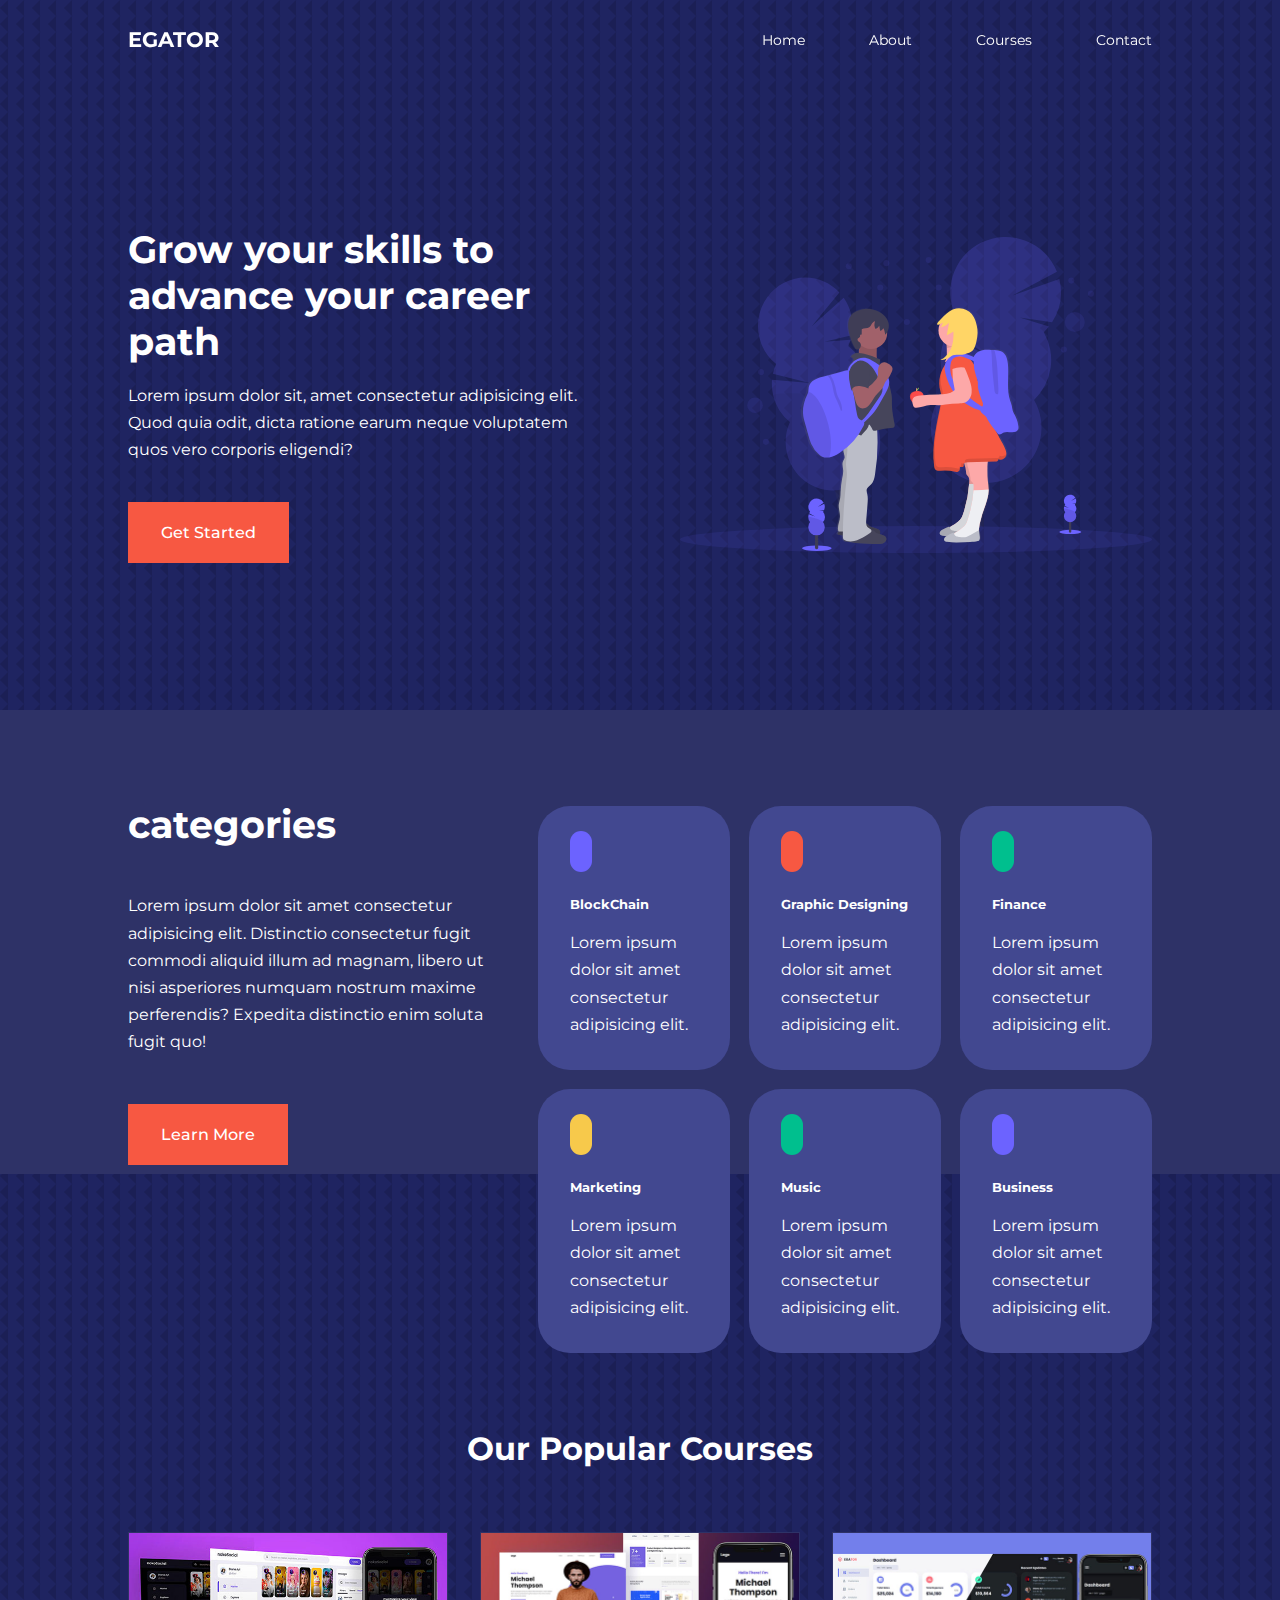
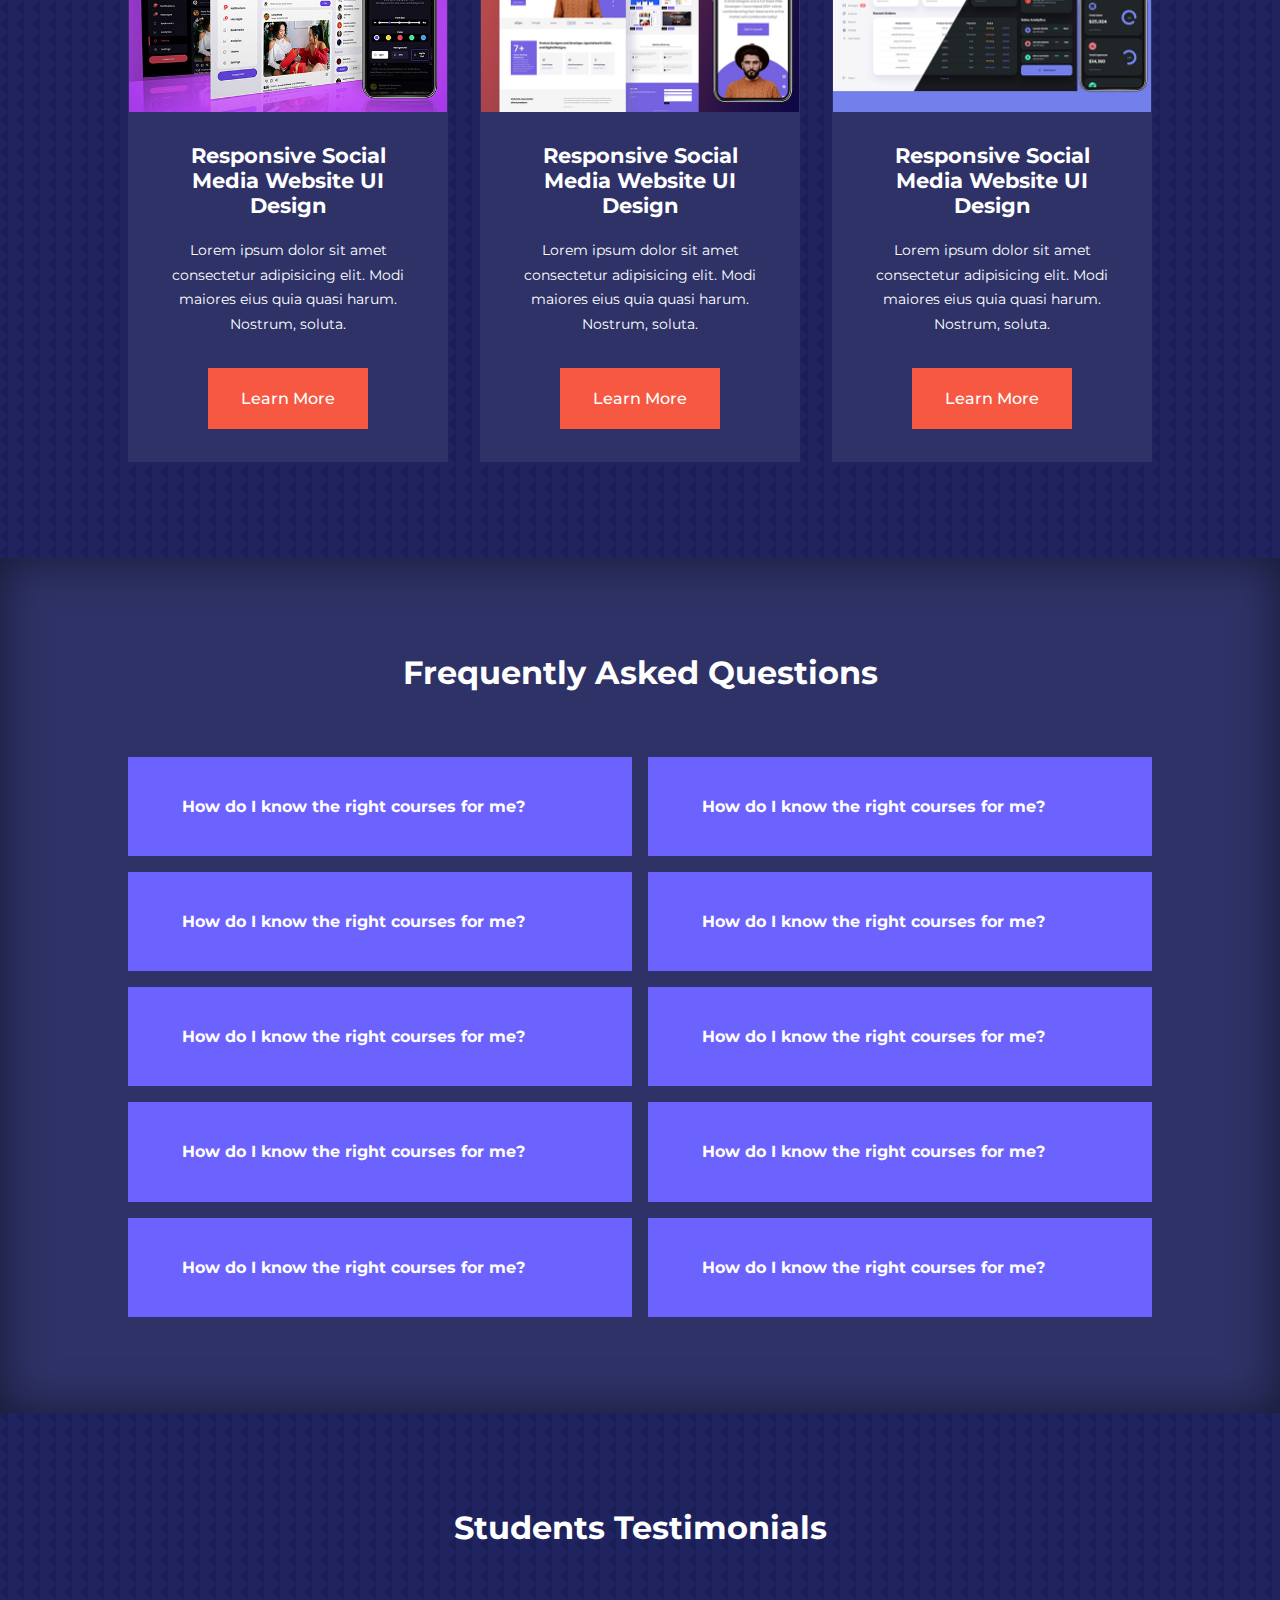
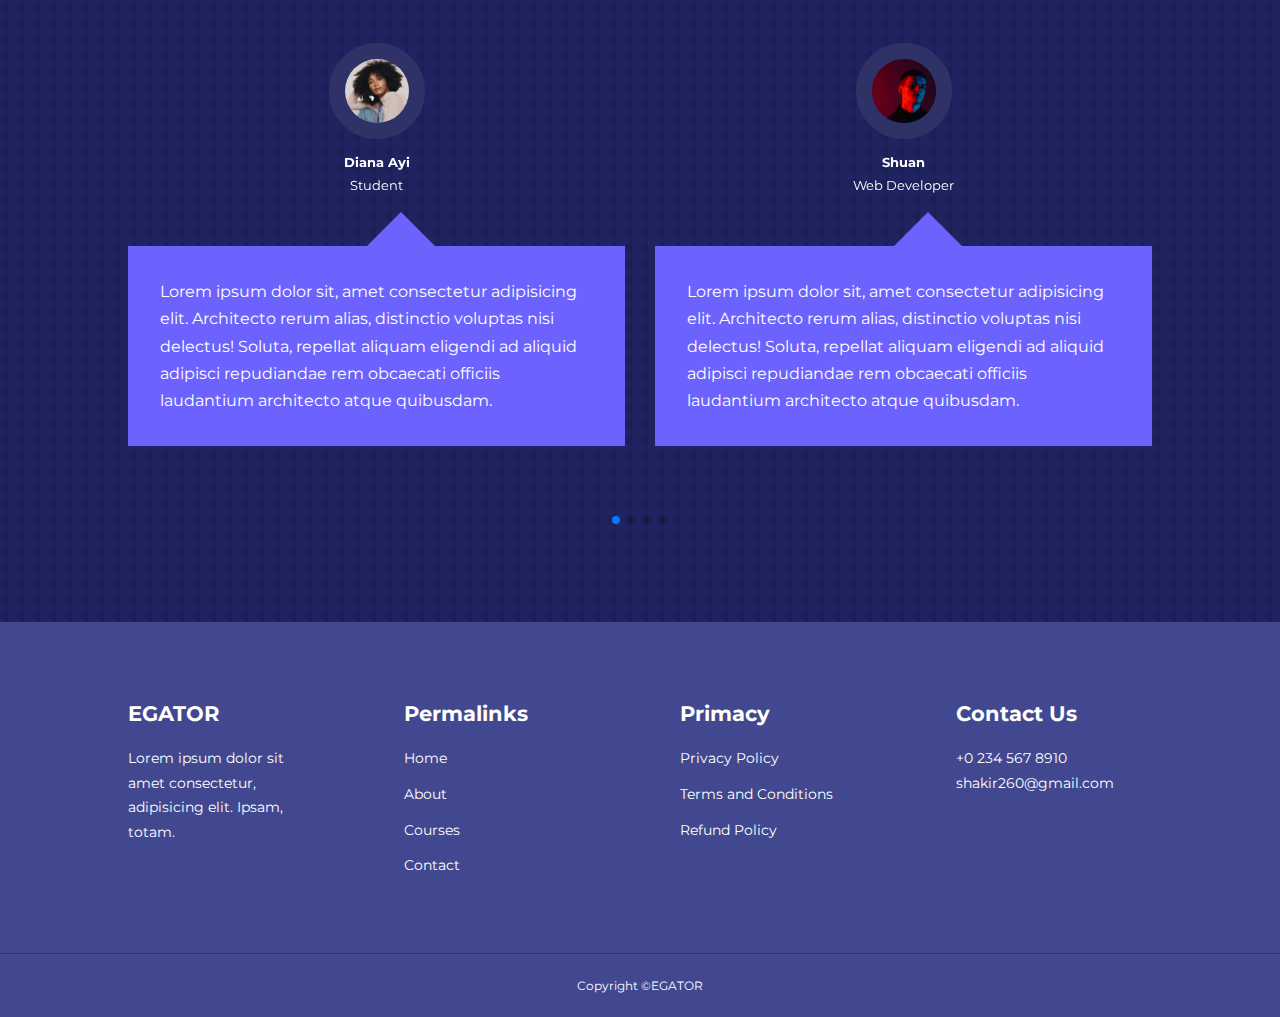
<file: education/index.html>
<!DOCTYPE html>
<html lang="en">
  <head>
    <meta charset="UTF-8" />
    <meta http-equiv="X-UA-Compatible" content="IE=edge" />
    <meta name="viewport" content="width=device-width, initial-scale=1.0" />
    <title>Education Website</title>

    <link rel="stylesheet" href="./css/style.css" />
    <!--iconscout-->
    <link
      rel="stylesheet"
      href="https://unicons.iconscout.com/release/v2.1.6/css/unicons.css"
    />

    <!--google font montserrat-->
    <link rel="preconnect" href="https://fonts.googleapis.com" />
    <link rel="preconnect" href="https://fonts.gstatic.com" crossorigin />
    <link
      href="https://fonts.googleapis.com/css2?family=Montserrat:wght@300;400;500;600;700;800;900&display=swap"
      rel="stylesheet"
    />

    <!--swiper js -->
    <link
      rel="stylesheet"
      href="https://cdn.jsdelivr.net/npm/swiper@8/swiper-bundle.min.css"
    />
    <style>
      body{
        background-image: url("./images/bg-texture.png");
      }
    </style>
  </head>
  <body>
    <nav>
      <div class="container nav_container">
        <a href="index.html"><h4>EGATOR</h4></a>
        <ul class="nav_menu">
          <li><a href="index.html">Home</a></li>
          <li><a href="about.html">About</a></li>
          <li><a href="courses.html">Courses</a></li>
          <li><a href="contact.html">Contact</a></li>
        </ul>
        <button id="open-menu-btn"><i class="uil uil-bars"></i></button>
        <button id="close-menu-btn"><i class="uil uil-multiply"></i></button>
      </div>
    </nav>

    <header>
      <div class="container header_container">
        <div class="header_left">
          <h1>Grow your skills to advance your career path</h1>
          <p>
            Lorem ipsum dolor sit, amet consectetur adipisicing elit. Quod quia
            odit, dicta ratione earum neque voluptatem quos vero corporis
            eligendi?
          </p>
          <a href="courses.html" class="btn btn-primary">Get Started</a>
        </div>
        <div class="header_right">
          <div class="header_right-img">
            <img src="./images/header.svg" />
          </div>
        </div>
      </div>
    </header>

    <section class="categories">
      <div class="container categories_container">
        <div class="categories_left">
          <h1>categories</h1>
          <p>
            Lorem ipsum dolor sit amet consectetur adipisicing elit. Distinctio
            consectetur fugit commodi aliquid illum ad magnam, libero ut nisi
            asperiores numquam nostrum maxime perferendis? Expedita distinctio
            enim soluta fugit quo!
          </p>
          <a href="#" class="btn btn-primary">Learn More</a>
        </div>
        <div class="categories_right">
          <article class="category">
            <span class="category_icon"
              ><i class="uil uil-bitcoin-circle"></i
            ></span>
            <h5>BlockChain</h5>
            <p>Lorem ipsum dolor sit amet consectetur adipisicing elit.</p>
          </article>
          <article class="category">
            <span class="category_icon"><i class="uil uil-palette"></i></span>
            <h5>Graphic Designing</h5>
            <p>Lorem ipsum dolor sit amet consectetur adipisicing elit.</p>
          </article>
          <article class="category">
            <span class="category_icon"
              ><i class="uil uil-usd-circle"></i
            ></span>
            <h5>Finance</h5>
            <p>Lorem ipsum dolor sit amet consectetur adipisicing elit.</p>
          </article>
          <article class="category">
            <span class="category_icon"><i class="uil uil-megaphone"></i></span>
            <h5>Marketing</h5>
            <p>Lorem ipsum dolor sit amet consectetur adipisicing elit.</p>
          </article>
          <article class="category">
            <span class="category_icon"><i class="uil uil-music"></i></span>
            <h5>Music</h5>
            <p>Lorem ipsum dolor sit amet consectetur adipisicing elit.</p>
          </article>
          <article class="category">
            <span class="category_icon"
              ><i class="uil uil-puzzle-piece"></i
            ></span>
            <h5>Business</h5>
            <p>Lorem ipsum dolor sit amet consectetur adipisicing elit.</p>
          </article>
        </div>
      </div>
    </section>

    <section class="courses">
      <h2>Our Popular Courses</h2>
      <div class="container courses_container">
        <article class="course">
          <div class="course_image">
            <img src="./images/course1.jpg" />
          </div>
          <div class="course_info">
            <h4>Responsive Social Media Website UI Design</h4>
            <p>
              Lorem ipsum dolor sit amet consectetur adipisicing elit. Modi
              maiores eius quia quasi harum. Nostrum, soluta.
            </p>
            <a href="courses.html" class="btn btn-primary">Learn More</a>
          </div>
        </article>

        <article class="course">
          <div class="course_image">
            <img src="./images/course2.jpg" />
          </div>
          <div class="course_info">
            <h4>Responsive Social Media Website UI Design</h4>
            <p>
              Lorem ipsum dolor sit amet consectetur adipisicing elit. Modi
              maiores eius quia quasi harum. Nostrum, soluta.
            </p>
            <a href="courses.html" class="btn btn-primary">Learn More</a>
          </div>
        </article>

        <article class="course">
          <div class="course_image">
            <img src="./images/course3.jpg" />
          </div>
          <div class="course_info">
            <h4>Responsive Social Media Website UI Design</h4>
            <p>
              Lorem ipsum dolor sit amet consectetur adipisicing elit. Modi
              maiores eius quia quasi harum. Nostrum, soluta.
            </p>
            <a href="courses.html" class="btn btn-primary">Learn More</a>
          </div>
        </article>
      </div>
    </section>

    <section class="faqs">
      <h2>Frequently Asked Questions</h2>
      <div class="container faqs_container">
        <article class="faq">
          <div class="faq_icon"><i class="uil uil-plus"></i></div>
          <div class="question_answer">
            <h4>How do I know the right courses for me?</h4>
            <p>
              Lorem ipsum, dolor sit amet consectetur adipisicing elit.
              Cupiditate at, ea consectetur voluptatibus quis corrupti similique
              vel? Ipsam perspiciatis autem ipsa vero porro facere ullam
              repudiandae placeat earum laudantium? Unde.
            </p>
          </div>
        </article>

        <article class="faq">
          <div class="faq_icon"><i class="uil uil-plus"></i></div>
          <div class="question_answer">
            <h4>How do I know the right courses for me?</h4>
            <p>
              Lorem ipsum, dolor sit amet consectetur adipisicing elit.
              Cupiditate at, ea consectetur voluptatibus quis corrupti similique
              vel? Ipsam perspiciatis autem ipsa vero porro facere ullam
              repudiandae placeat earum laudantium? Unde.
            </p>
          </div>
        </article>

        <article class="faq">
          <div class="faq_icon"><i class="uil uil-plus"></i></div>
          <div class="question_answer">
            <h4>How do I know the right courses for me?</h4>
            <p>
              Lorem ipsum, dolor sit amet consectetur adipisicing elit.
              Cupiditate at, ea consectetur voluptatibus quis corrupti similique
              vel? Ipsam perspiciatis autem ipsa vero porro facere ullam
              repudiandae placeat earum laudantium? Unde.
            </p>
          </div>
        </article>

        <article class="faq">
          <div class="faq_icon"><i class="uil uil-plus"></i></div>
          <div class="question_answer">
            <h4>How do I know the right courses for me?</h4>
            <p>
              Lorem ipsum, dolor sit amet consectetur adipisicing elit.
              Cupiditate at, ea consectetur voluptatibus quis corrupti similique
              vel? Ipsam perspiciatis autem ipsa vero porro facere ullam
              repudiandae placeat earum laudantium? Unde.
            </p>
          </div>
        </article>

        <article class="faq">
          <div class="faq_icon"><i class="uil uil-plus"></i></div>
          <div class="question_answer">
            <h4>How do I know the right courses for me?</h4>
            <p>
              Lorem ipsum, dolor sit amet consectetur adipisicing elit.
              Cupiditate at, ea consectetur voluptatibus quis corrupti similique
              vel? Ipsam perspiciatis autem ipsa vero porro facere ullam
              repudiandae placeat earum laudantium? Unde.
            </p>
          </div>
        </article>

        <article class="faq">
          <div class="faq_icon"><i class="uil uil-plus"></i></div>
          <div class="question_answer">
            <h4>How do I know the right courses for me?</h4>
            <p>
              Lorem ipsum, dolor sit amet consectetur adipisicing elit.
              Cupiditate at, ea consectetur voluptatibus quis corrupti similique
              vel? Ipsam perspiciatis autem ipsa vero porro facere ullam
              repudiandae placeat earum laudantium? Unde.
            </p>
          </div>
        </article>

        <article class="faq">
          <div class="faq_icon"><i class="uil uil-plus"></i></div>
          <div class="question_answer">
            <h4>How do I know the right courses for me?</h4>
            <p>
              Lorem ipsum, dolor sit amet consectetur adipisicing elit.
              Cupiditate at, ea consectetur voluptatibus quis corrupti similique
              vel? Ipsam perspiciatis autem ipsa vero porro facere ullam
              repudiandae placeat earum laudantium? Unde.
            </p>
          </div>
        </article>

        <article class="faq">
          <div class="faq_icon"><i class="uil uil-plus"></i></div>
          <div class="question_answer">
            <h4>How do I know the right courses for me?</h4>
            <p>
              Lorem ipsum, dolor sit amet consectetur adipisicing elit.
              Cupiditate at, ea consectetur voluptatibus quis corrupti similique
              vel? Ipsam perspiciatis autem ipsa vero porro facere ullam
              repudiandae placeat earum laudantium? Unde.
            </p>
          </div>
        </article>

        <article class="faq">
          <div class="faq_icon"><i class="uil uil-plus"></i></div>
          <div class="question_answer">
            <h4>How do I know the right courses for me?</h4>
            <p>
              Lorem ipsum, dolor sit amet consectetur adipisicing elit.
              Cupiditate at, ea consectetur voluptatibus quis corrupti similique
              vel? Ipsam perspiciatis autem ipsa vero porro facere ullam
              repudiandae placeat earum laudantium? Unde.
            </p>
          </div>
        </article>

        <article class="faq">
          <div class="faq_icon"><i class="uil uil-plus"></i></div>
          <div class="question_answer">
            <h4>How do I know the right courses for me?</h4>
            <p>
              Lorem ipsum, dolor sit amet consectetur adipisicing elit.
              Cupiditate at, ea consectetur voluptatibus quis corrupti similique
              vel? Ipsam perspiciatis autem ipsa vero porro facere ullam
              repudiandae placeat earum laudantium? Unde.
            </p>
          </div>
        </article>
      </div>
    </section>

    <section class="container testimonials_container mySwiper">
      <h2>Students Testimonials</h2>
      <div class="swiper-wrapper">
        <article class="testimonial swiper-slide">
          <div class="avatar">
            <img src="./images/avatar1.jpg" />
          </div>
          <div class="testimonial_info">
            <h5>Diana Ayi</h5>
            <small>Student</small>
          </div>
          <div class="testimonial_body">
            Lorem ipsum dolor sit, amet consectetur adipisicing elit. Architecto
            rerum alias, distinctio voluptas nisi delectus! Soluta, repellat
            aliquam eligendi ad aliquid adipisci repudiandae rem obcaecati
            officiis laudantium architecto atque quibusdam.
          </div>
        </article>

        <article class="testimonial swiper-slide">
          <div class="avatar">
            <img src="./images/avatar2.jpg" />
          </div>
          <div class="testimonial_info">
            <h5>Shuan</h5>
            <small>Web Developer</small>
          </div>
          <div class="testimonial_body">
            Lorem ipsum dolor sit, amet consectetur adipisicing elit. Architecto
            rerum alias, distinctio voluptas nisi delectus! Soluta, repellat
            aliquam eligendi ad aliquid adipisci repudiandae rem obcaecati
            officiis laudantium architecto atque quibusdam.
          </div>
        </article>

        <article class="testimonial swiper-slide">
          <div class="avatar">
            <img src="./images/avatar3.jpg" />
          </div>
          <div class="testimonial_info">
            <h5>Edem Quist</h5>
            <small>Student</small>
          </div>
          <div class="testimonial_body">
            Lorem ipsum dolor sit, amet consectetur adipisicing elit. Architecto
            rerum alias, distinctio voluptas nisi delectus! Soluta, repellat
            aliquam eligendi ad aliquid adipisci repudiandae rem obcaecati
            officiis laudantium architecto atque quibusdam.
          </div>
        </article>

        <article class="testimonial swiper-slide">
          <div class="avatar">
            <img src="./images/avatar4.jpg" />
          </div>
          <div class="testimonial_info">
            <h5>Hajia Bintu</h5>
            <small>Student</small>
          </div>
          <div class="testimonial_body">
            Lorem ipsum dolor sit, amet consectetur adipisicing elit. Architecto
            rerum alias, distinctio voluptas nisi delectus! Soluta, repellat
            aliquam eligendi ad aliquid adipisci repudiandae rem obcaecati
            officiis laudantium architecto atque quibusdam.
          </div>
        </article>

        <article class="testimonial swiper-slide">
          <div class="avatar">
            <img src="./images/avatar5.jpg" />
          </div>
          <div class="testimonial_info">
            <h5>Jane Doe</h5>
            <small>Student</small>
          </div>
          <div class="testimonial_body">
            Lorem ipsum dolor sit, amet consectetur adipisicing elit. Architecto
            rerum alias, distinctio voluptas nisi delectus! Soluta, repellat
            aliquam eligendi ad aliquid adipisci repudiandae rem obcaecati
            officiis laudantium architecto atque quibusdam.
          </div>
        </article>
      </div>
      <div class="swiper-pagination"></div>
    </section>

    <footer>
      <div class="container footer_container">
        <div class="footer_1">
          <a href="index.html" class="footer_logo"><h4>EGATOR</h4></a>
          <p>
            Lorem ipsum dolor sit amet consectetur, adipisicing elit. Ipsam,
            totam.
          </p>
        </div>

        <div class="footer_2">
          <h4>Permalinks</h4>
          <ul class="permalinks">
            <li><a href="index.html">Home</a></li>
            <li><a href="about.html">About</a></li>
            <li><a href="courses.html">Courses</a></li>
            <li><a href="contact.html">Contact</a></li>
          </ul>
        </div>

        <div class="footer_3">
          <h4>Primacy</h4>
          <ul class="primacy">
            <li><a href="#">Privacy Policy</a></li>
            <li><a href="#">Terms and Conditions</a></li>
            <li><a href="#">Refund Policy</a></li>
          </ul>
        </div>

        <div class="footer_4">
          <h4>Contact Us</h4>
          <div>
            <p>+0 234 567 8910</p>
            <p>shakir260@gmail.com</p>
          </div>

          <ul class="footer_socials">
            <li>
              <a href="#"><i class="uil uil-facebook-f"></i></a>
            </li>
            <li>
              <a href="#"><i class="uil uil-instagram-alt"></i></a>
            </li>
            <li>
              <a href="#"><i class="uil uil-twitter"></i></a>
            </li>
            <li>
              <a href="#"><i class="uil uil-linkedin-alt"></i></a>
            </li>
          </ul>
        </div>
      </div>

      <div class="footer_copyright">
        <small> Copyright &copy;EGATOR </small>
      </div>
    </footer>

    <script src="https://cdn.jsdelivr.net/npm/swiper@8/swiper-bundle.min.js"></script>
    <script src="./main.js"></script>
    <script>
      var swiper = new Swiper(".mySwiper", {
        slidesPerView: 1,
        spaceBetween: 30,
        pagination: {
          el: ".swiper-pagination",
          clickable: true,
        },

        breakpoints: {
          600: {
            slidesPerView: 2,
          },
        },
      });
    </script>
  </body>
</html>
</file>
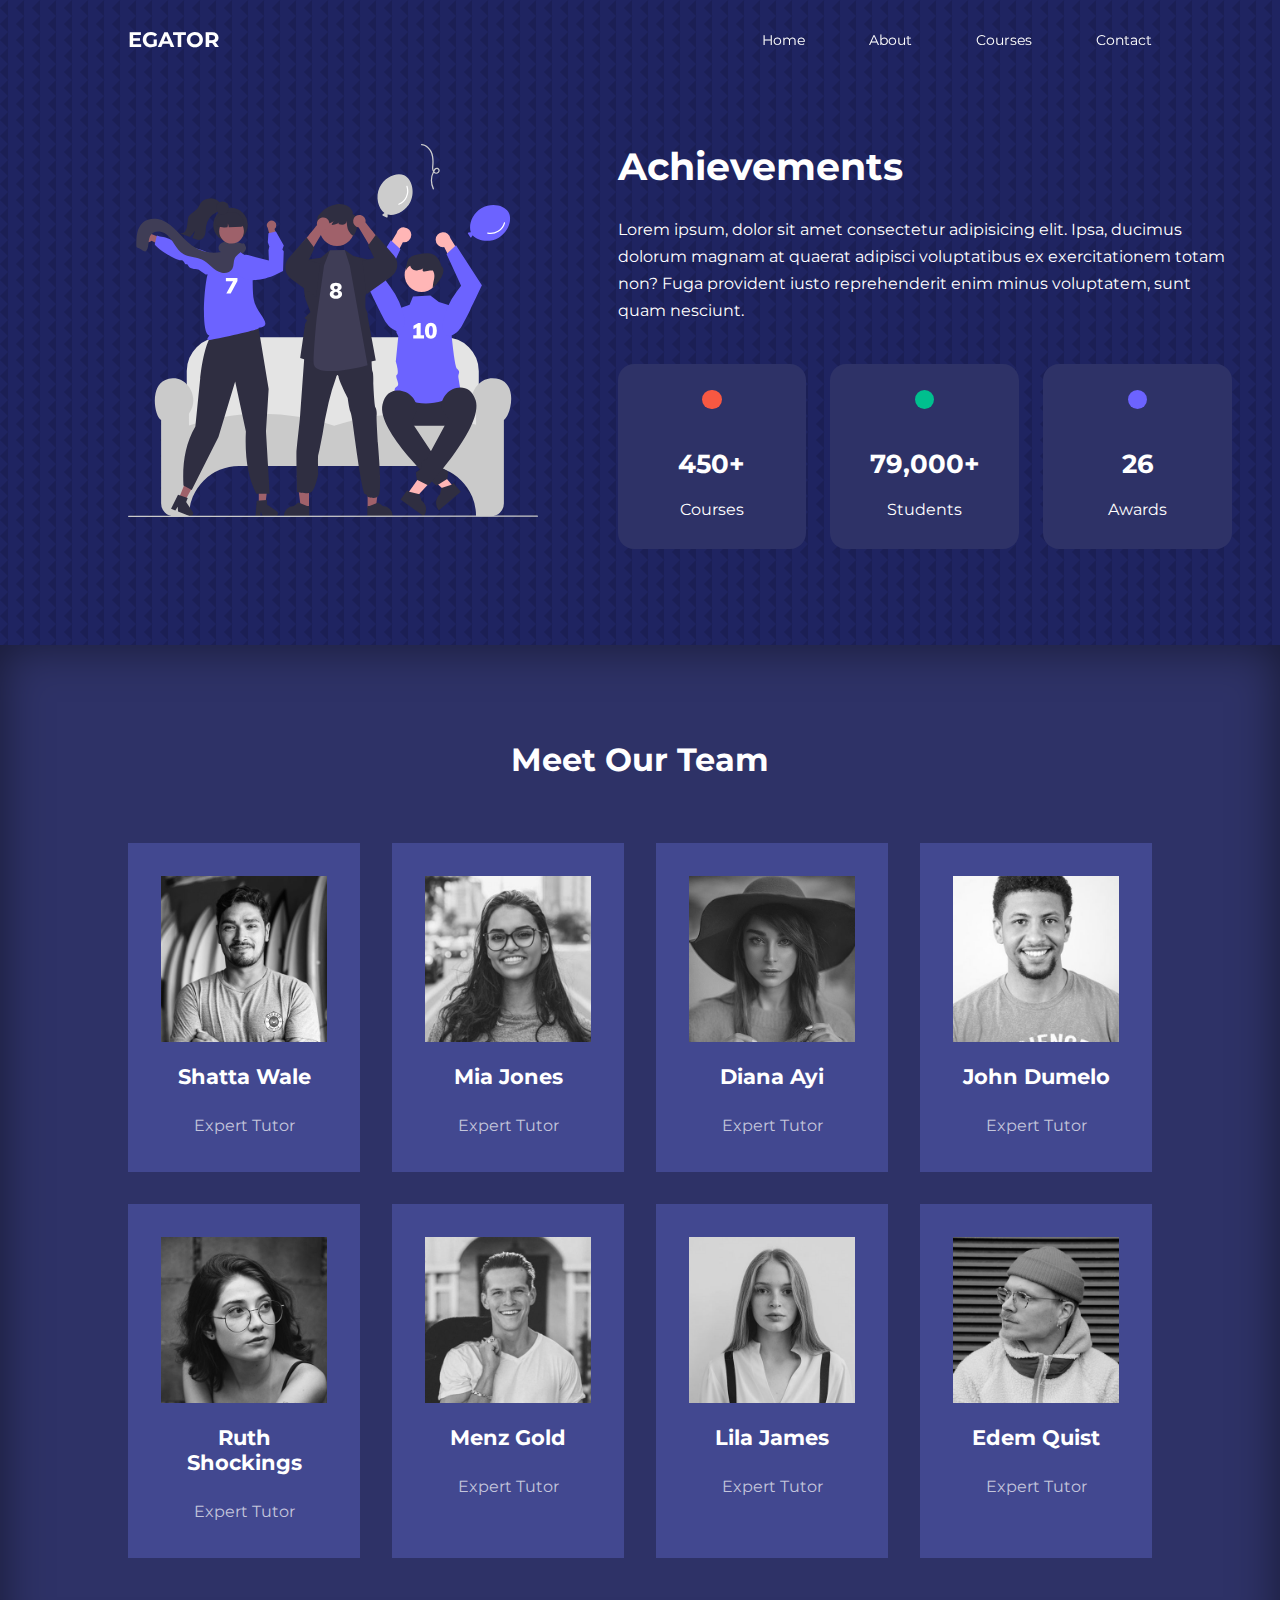
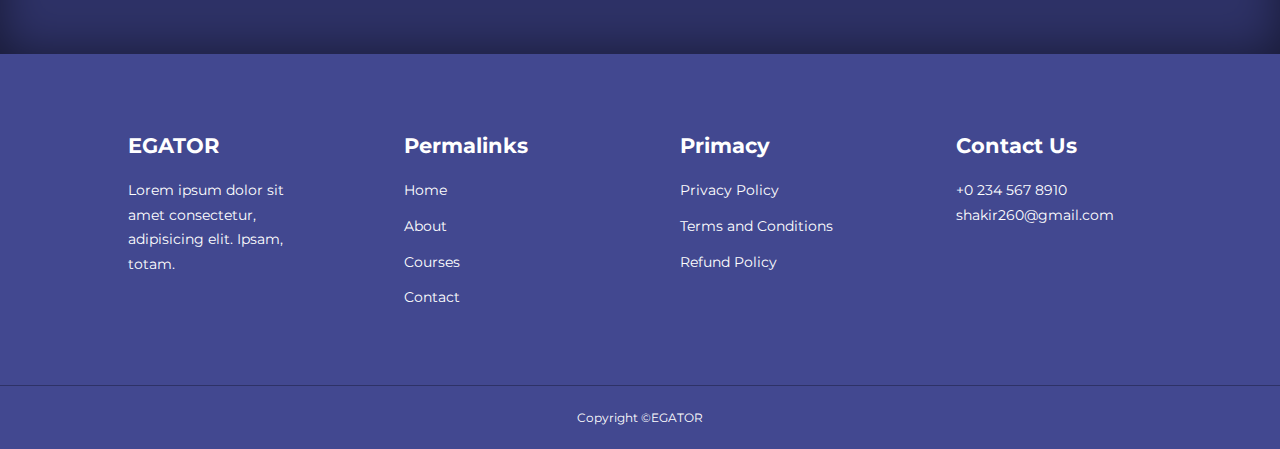
<file: education/about.html>
<!DOCTYPE html>
<html lang="en">
  <head>
    <meta charset="UTF-8" />
    <meta http-equiv="X-UA-Compatible" content="IE=edge" />
    <meta name="viewport" content="width=device-width, initial-scale=1.0" />
    <title>Education Website</title>

    <link rel="stylesheet" href="./css/style.css" />
    <link rel="stylesheet" href="./css/about.css" />
    <!--iconscout-->
    <link
      rel="stylesheet"
      href="https://unicons.iconscout.com/release/v2.1.6/css/unicons.css"
    />

    <!--google font montserrat-->
    <link rel="preconnect" href="https://fonts.googleapis.com" />
    <link rel="preconnect" href="https://fonts.gstatic.com" crossorigin />
    <link
      href="https://fonts.googleapis.com/css2?family=Montserrat:wght@300;400;500;600;700;800;900&display=swap"
      rel="stylesheet"
    />
    <style>
      body{
        background-image: url("./images/bg-texture.png");
      }
    </style>
  </head>
  <body>
    <nav>
      <div class="container nav_container">
        <a href="index.html"><h4>EGATOR</h4></a>
        <ul class="nav_menu">
          <li><a href="index.html">Home</a></li>
          <li><a href="about.html">About</a></li>
          <li><a href="courses.html">Courses</a></li>
          <li><a href="contact.html">Contact</a></li>
        </ul>
        <button id="open-menu-btn"><i class="uil uil-bars"></i></button>
        <button id="close-menu-btn"><i class="uil uil-multiply"></i></button>
      </div>
    </nav>

    <section class="about_achievements">
      <div class="container about_achievements-container">
        <div class="about_achievements-left">
          <img src="./images/about achievements.svg" />
        </div>
        <div class="about_achievements-right">
          <h1>Achievements</h1>
          <p>
            Lorem ipsum, dolor sit amet consectetur adipisicing elit. Ipsa,
            ducimus dolorum magnam at quaerat adipisci voluptatibus ex
            exercitationem totam non? Fuga provident iusto reprehenderit enim
            minus voluptatem, sunt quam nesciunt.
          </p>
          <div class="achievements_cards">
            <article class="achievement_card">
              <span class="achievement_icon">
                <i class="uil uil-video"></i>
              </span>
              <h3>450+</h3>
              <p>Courses</p>
            </article>

            <article class="achievement_card">
              <span class="achievement_icon">
                <i class="uil uil-users-alt"></i>
              </span>
              <h3>79,000+</h3>
              <p>Students</p>
            </article>

            <article class="achievement_card">
              <span class="achievement_icon">
                <i class="uil uil-trophy"></i>
              </span>
              <h3>26</h3>
              <p>Awards</p>
            </article>
          </div>
        </div>
      </div>
    </section>

    <section class="team">
      <h2>Meet Our Team</h2>
      <div class="container team_container">
        <article class="team_member">
          <div class="team_member-image">
            <img src="./images/tm1.jpg" />
          </div>
          <div class="team_member-info">
            <h4>Shatta Wale</h4>
            <p>Expert Tutor</p>
          </div>
          <div class="team_member-socials">
            <a href="https://instagram.com" target="_blank"
              ><i class="uil uil-instagram"></i
            ></a>
            <a href="https://twitter.com" target="_blank"
              ><i class="uil uil-twitter-alt"></i
            ></a>
            <a href="https://linkedin.com" target="_blank"
              ><i class="uil uil-linkedin-alt"></i
            ></a>
          </div>
        </article>

        <article class="team_member">
          <div class="team_member-image">
            <img src="./images/tm2.jpg" />
          </div>
          <div class="team_member-info">
            <h4>Mia Jones</h4>
            <p>Expert Tutor</p>
          </div>
          <div class="team_member-socials">
            <a href="https://instagram.com" target="_blank"
              ><i class="uil uil-instagram"></i
            ></a>
            <a href="https://twitter.com" target="_blank"
              ><i class="uil uil-twitter-alt"></i
            ></a>
            <a href="https://linkedin.com" target="_blank"
              ><i class="uil uil-linkedin-alt"></i
            ></a>
          </div>
        </article>

        <article class="team_member">
          <div class="team_member-image">
            <img src="./images/tm3.jpg" />
          </div>
          <div class="team_member-info">
            <h4>Diana Ayi</h4>
            <p>Expert Tutor</p>
          </div>
          <div class="team_member-socials">
            <a href="https://instagram.com" target="_blank"
              ><i class="uil uil-instagram"></i
            ></a>
            <a href="https://twitter.com" target="_blank"
              ><i class="uil uil-twitter-alt"></i
            ></a>
            <a href="https://linkedin.com" target="_blank"
              ><i class="uil uil-linkedin-alt"></i
            ></a>
          </div>
        </article>

        <article class="team_member">
          <div class="team_member-image">
            <img src="./images/tm4.jpg" />
          </div>
          <div class="team_member-info">
            <h4>John Dumelo</h4>
            <p>Expert Tutor</p>
          </div>
          <div class="team_member-socials">
            <a href="https://instagram.com" target="_blank"
              ><i class="uil uil-instagram"></i
            ></a>
            <a href="https://twitter.com" target="_blank"
              ><i class="uil uil-twitter-alt"></i
            ></a>
            <a href="https://linkedin.com" target="_blank"
              ><i class="uil uil-linkedin-alt"></i
            ></a>
          </div>
        </article>

        <article class="team_member">
          <div class="team_member-image">
            <img src="./images/tm5.jpg" />
          </div>
          <div class="team_member-info">
            <h4>Ruth Shockings</h4>
            <p>Expert Tutor</p>
          </div>
          <div class="team_member-socials">
            <a href="https://instagram.com" target="_blank"
              ><i class="uil uil-instagram"></i
            ></a>
            <a href="https://twitter.com" target="_blank"
              ><i class="uil uil-twitter-alt"></i
            ></a>
            <a href="https://linkedin.com" target="_blank"
              ><i class="uil uil-linkedin-alt"></i
            ></a>
          </div>
        </article>

        <article class="team_member">
          <div class="team_member-image">
            <img src="./images/tm6.jpg" />
          </div>
          <div class="team_member-info">
            <h4>Menz Gold</h4>
            <p>Expert Tutor</p>
          </div>
          <div class="team_member-socials">
            <a href="https://instagram.com" target="_blank"
              ><i class="uil uil-instagram"></i
            ></a>
            <a href="https://twitter.com" target="_blank"
              ><i class="uil uil-twitter-alt"></i
            ></a>
            <a href="https://linkedin.com" target="_blank"
              ><i class="uil uil-linkedin-alt"></i
            ></a>
          </div>
        </article>

        <article class="team_member">
          <div class="team_member-image">
            <img src="./images/tm7.jpg" />
          </div>
          <div class="team_member-info">
            <h4>Lila James</h4>
            <p>Expert Tutor</p>
          </div>
          <div class="team_member-socials">
            <a href="https://instagram.com" target="_blank"
              ><i class="uil uil-instagram"></i
            ></a>
            <a href="https://twitter.com" target="_blank"
              ><i class="uil uil-twitter-alt"></i
            ></a>
            <a href="https://linkedin.com" target="_blank"
              ><i class="uil uil-linkedin-alt"></i
            ></a>
          </div>
        </article>

        <article class="team_member">
          <div class="team_member-image">
            <img src="./images/tm8.jpg" />
          </div>
          <div class="team_member-info">
            <h4>Edem Quist</h4>
            <p>Expert Tutor</p>
          </div>
          <div class="team_member-socials">
            <a href="https://instagram.com" target="_blank"
              ><i class="uil uil-instagram"></i
            ></a>
            <a href="https://twitter.com" target="_blank"
              ><i class="uil uil-twitter-alt"></i
            ></a>
            <a href="https://linkedin.com" target="_blank"
              ><i class="uil uil-linkedin-alt"></i
            ></a>
          </div>
        </article>
      </div>
    </section>

    <footer>
      <div class="container footer_container">
        <div class="footer_1">
          <a href="index.html" class="footer_logo"><h4>EGATOR</h4></a>
          <p>
            Lorem ipsum dolor sit amet consectetur, adipisicing elit. Ipsam,
            totam.
          </p>
        </div>

        <div class="footer_2">
          <h4>Permalinks</h4>
          <ul class="permalinks">
            <li><a href="index.html">Home</a></li>
            <li><a href="about.html">About</a></li>
            <li><a href="courses.html">Courses</a></li>
            <li><a href="contact.html">Contact</a></li>
          </ul>
        </div>

        <div class="footer_3">
          <h4>Primacy</h4>
          <ul class="primacy">
            <li><a href="#">Privacy Policy</a></li>
            <li><a href="#">Terms and Conditions</a></li>
            <li><a href="#">Refund Policy</a></li>
          </ul>
        </div>

        <div class="footer_4">
          <h4>Contact Us</h4>
          <div>
            <p>+0 234 567 8910</p>
            <p>shakir260@gmail.com</p>
          </div>

          <ul class="footer_socials">
            <li>
              <a href="#"><i class="uil uil-facebook-f"></i></a>
            </li>
            <li>
              <a href="#"><i class="uil uil-instagram-alt"></i></a>
            </li>
            <li>
              <a href="#"><i class="uil uil-twitter"></i></a>
            </li>
            <li>
              <a href="#"><i class="uil uil-linkedin-alt"></i></a>
            </li>
          </ul>
        </div>
      </div>

      <div class="footer_copyright">
        <small> Copyright &copy;EGATOR </small>
      </div>
    </footer>

    <script src="./main.js"></script>
  </body>
</html>
</file>
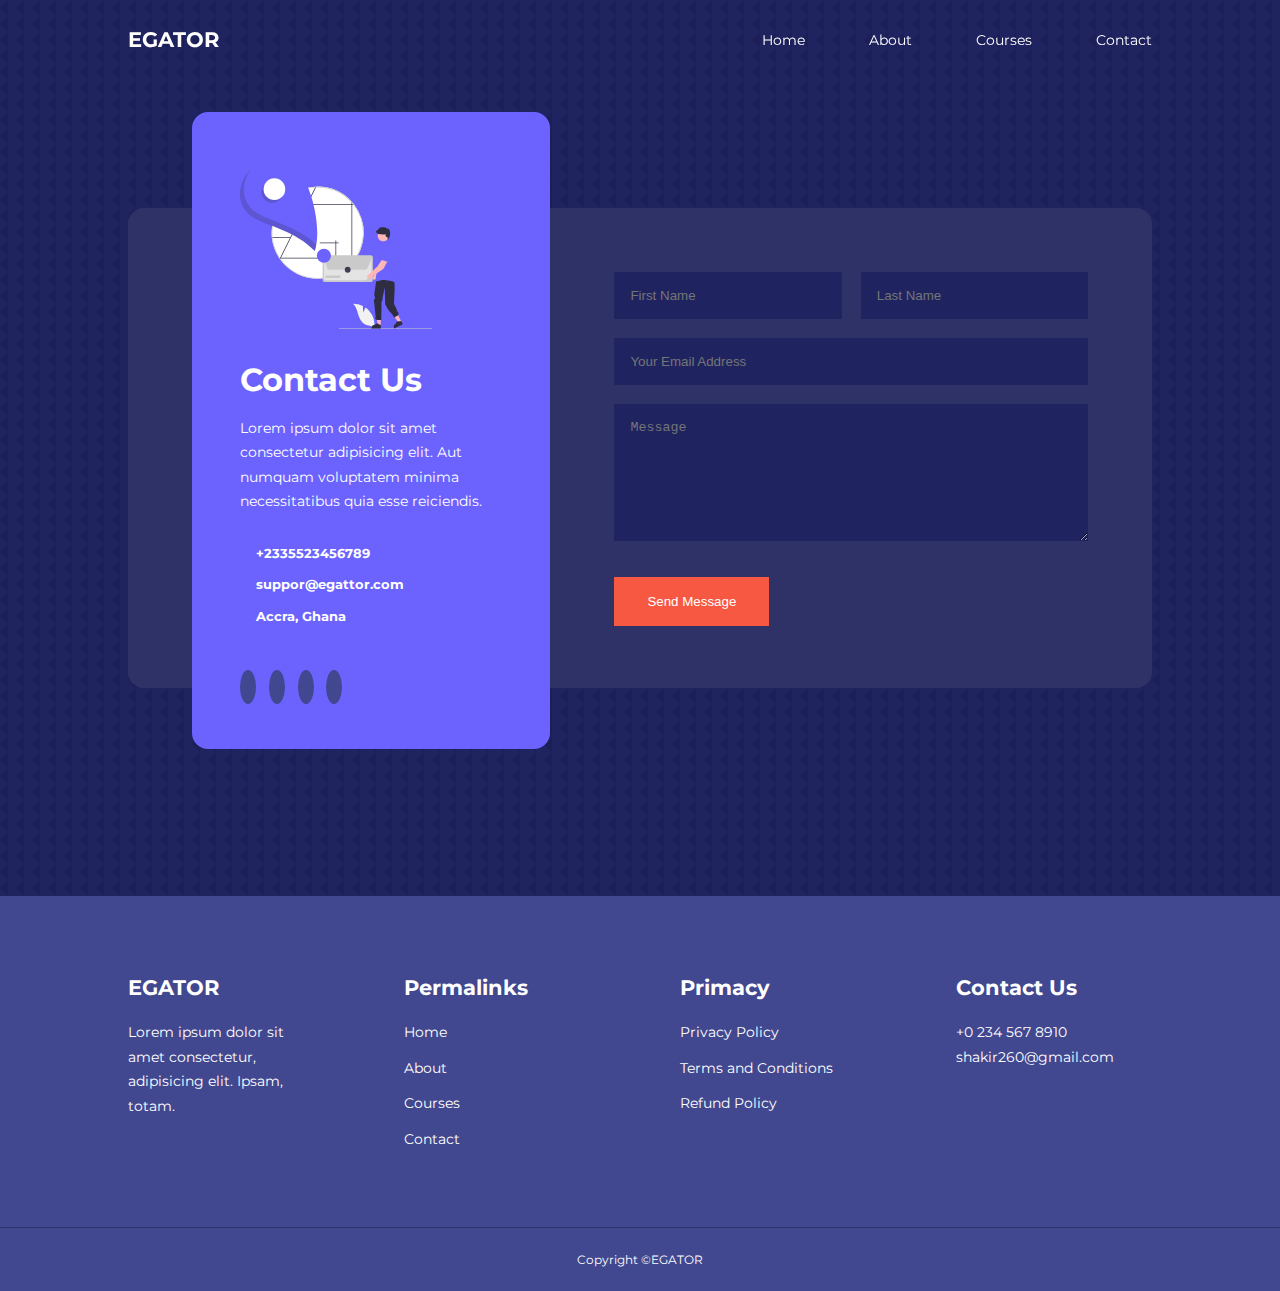
<file: education/contact.html>
<!DOCTYPE html>
<html lang="en">
  <head>
    <meta charset="UTF-8" />
    <meta http-equiv="X-UA-Compatible" content="IE=edge" />
    <meta name="viewport" content="width=device-width, initial-scale=1.0" />
    <title>Education Website</title>

    <link rel="stylesheet" href="./css/style.css" />
    <link rel="stylesheet" href="./css/contact.css" />
    <!--iconscout-->
    <link
      rel="stylesheet"
      href="https://unicons.iconscout.com/release/v2.1.6/css/unicons.css"
    />

    <!--google font montserrat-->
    <link rel="preconnect" href="https://fonts.googleapis.com" />
    <link rel="preconnect" href="https://fonts.gstatic.com" crossorigin />
    <link
      href="https://fonts.googleapis.com/css2?family=Montserrat:wght@300;400;500;600;700;800;900&display=swap"
      rel="stylesheet"
    />
    <style>
        body{
          background-image: url("./images/bg-texture.png");
        }
      </style>
  </head>
  <body>
    <nav>
      <div class="container nav_container">
        <a href="index.html"><h4>EGATOR</h4></a>
        <ul class="nav_menu">
          <li><a href="index.html">Home</a></li>
          <li><a href="about.html">About</a></li>
          <li><a href="courses.html">Courses</a></li>
          <li><a href="contact.html">Contact</a></li>
        </ul>
        <button id="open-menu-btn"><i class="uil uil-bars"></i></button>
        <button id="close-menu-btn"><i class="uil uil-multiply"></i></button>
      </div>
    </nav>

    <section class="contact">
      <div class="container contact_container">
        <aside class="contact_aside">
          <div class="aside_image">
            <img src="./images/contact.svg" />
          </div>
          <h2>Contact Us</h2>
          <p>
            Lorem ipsum dolor sit amet consectetur adipisicing elit. Aut numquam
            voluptatem minima necessitatibus quia esse reiciendis.
          </p>
          <ul class="contact_details">
            <li>
              <i class="uil uil-phone-times"></i>
              <h5>+2335523456789</h5>
            </li>
            <li>
              <i class="uil uil-envelope"></i>
              <h5>suppor@egattor.com</h5>
            </li>
            <li>
              <i class="uil uil-location-point"></i>
              <h5>Accra, Ghana</h5>
            </li>
          </ul>

          <ul class="contact_socials">
            <li>
              <a href="https://facebook.com"
                ><i class="uil uil-facebook-f"></i
              ></a>
            </li>

            <li>
              <a href="https://instagram.com"
                ><i class="uil uil-instagram"></i
              ></a>
            </li>

            <li>
              <a href="https://twitter.com"><i class="uil uil-twitter"></i></a>
            </li>

            <li>
              <a href="https://linkedin.com"
                ><i class="uil uil-linkedin-alt"></i
              ></a>
            </li>
          </ul>
        </aside>

        <form class="contact_form">
          <div class="form_name">
            <input
              type="text"
              name="First Name"
              placeholder="First Name"
              required
            />
            <input
              type="text"
              name="Last Name"
              placeholder="Last Name"
              required
            />
          </div>
          <input
            type="email"
            name="Email Address"
            placeholder="Your Email Address"
            required
          />
          <textarea
            name="Message"
            rows="7"
            placeholder="Message"
            required
          ></textarea>
          <button type="submit" class="btn btn-primary">Send Message</button>
        </form>
      </div>
    </section>

    <footer>
      <div class="container footer_container">
        <div class="footer_1">
          <a href="index.html" class="footer_logo"><h4>EGATOR</h4></a>
          <p>
            Lorem ipsum dolor sit amet consectetur, adipisicing elit. Ipsam,
            totam.
          </p>
        </div>

        <div class="footer_2">
          <h4>Permalinks</h4>
          <ul class="permalinks">
            <li><a href="index.html">Home</a></li>
            <li><a href="about.html">About</a></li>
            <li><a href="courses.html">Courses</a></li>
            <li><a href="contact.html">Contact</a></li>
          </ul>
        </div>

        <div class="footer_3">
          <h4>Primacy</h4>
          <ul class="primacy">
            <li><a href="#">Privacy Policy</a></li>
            <li><a href="#">Terms and Conditions</a></li>
            <li><a href="#">Refund Policy</a></li>
          </ul>
        </div>

        <div class="footer_4">
          <h4>Contact Us</h4>
          <div>
            <p>+0 234 567 8910</p>
            <p>shakir260@gmail.com</p>
          </div>

          <ul class="footer_socials">
            <li>
              <a href="#"><i class="uil uil-facebook-f"></i></a>
            </li>
            <li>
              <a href="#"><i class="uil uil-instagram-alt"></i></a>
            </li>
            <li>
              <a href="#"><i class="uil uil-twitter"></i></a>
            </li>
            <li>
              <a href="#"><i class="uil uil-linkedin-alt"></i></a>
            </li>
          </ul>
        </div>
      </div>

      <div class="footer_copyright">
        <small> Copyright &copy;EGATOR </small>
      </div>
    </footer>

    <script src="./main.js"></script>
  </body>
</html>
</file>
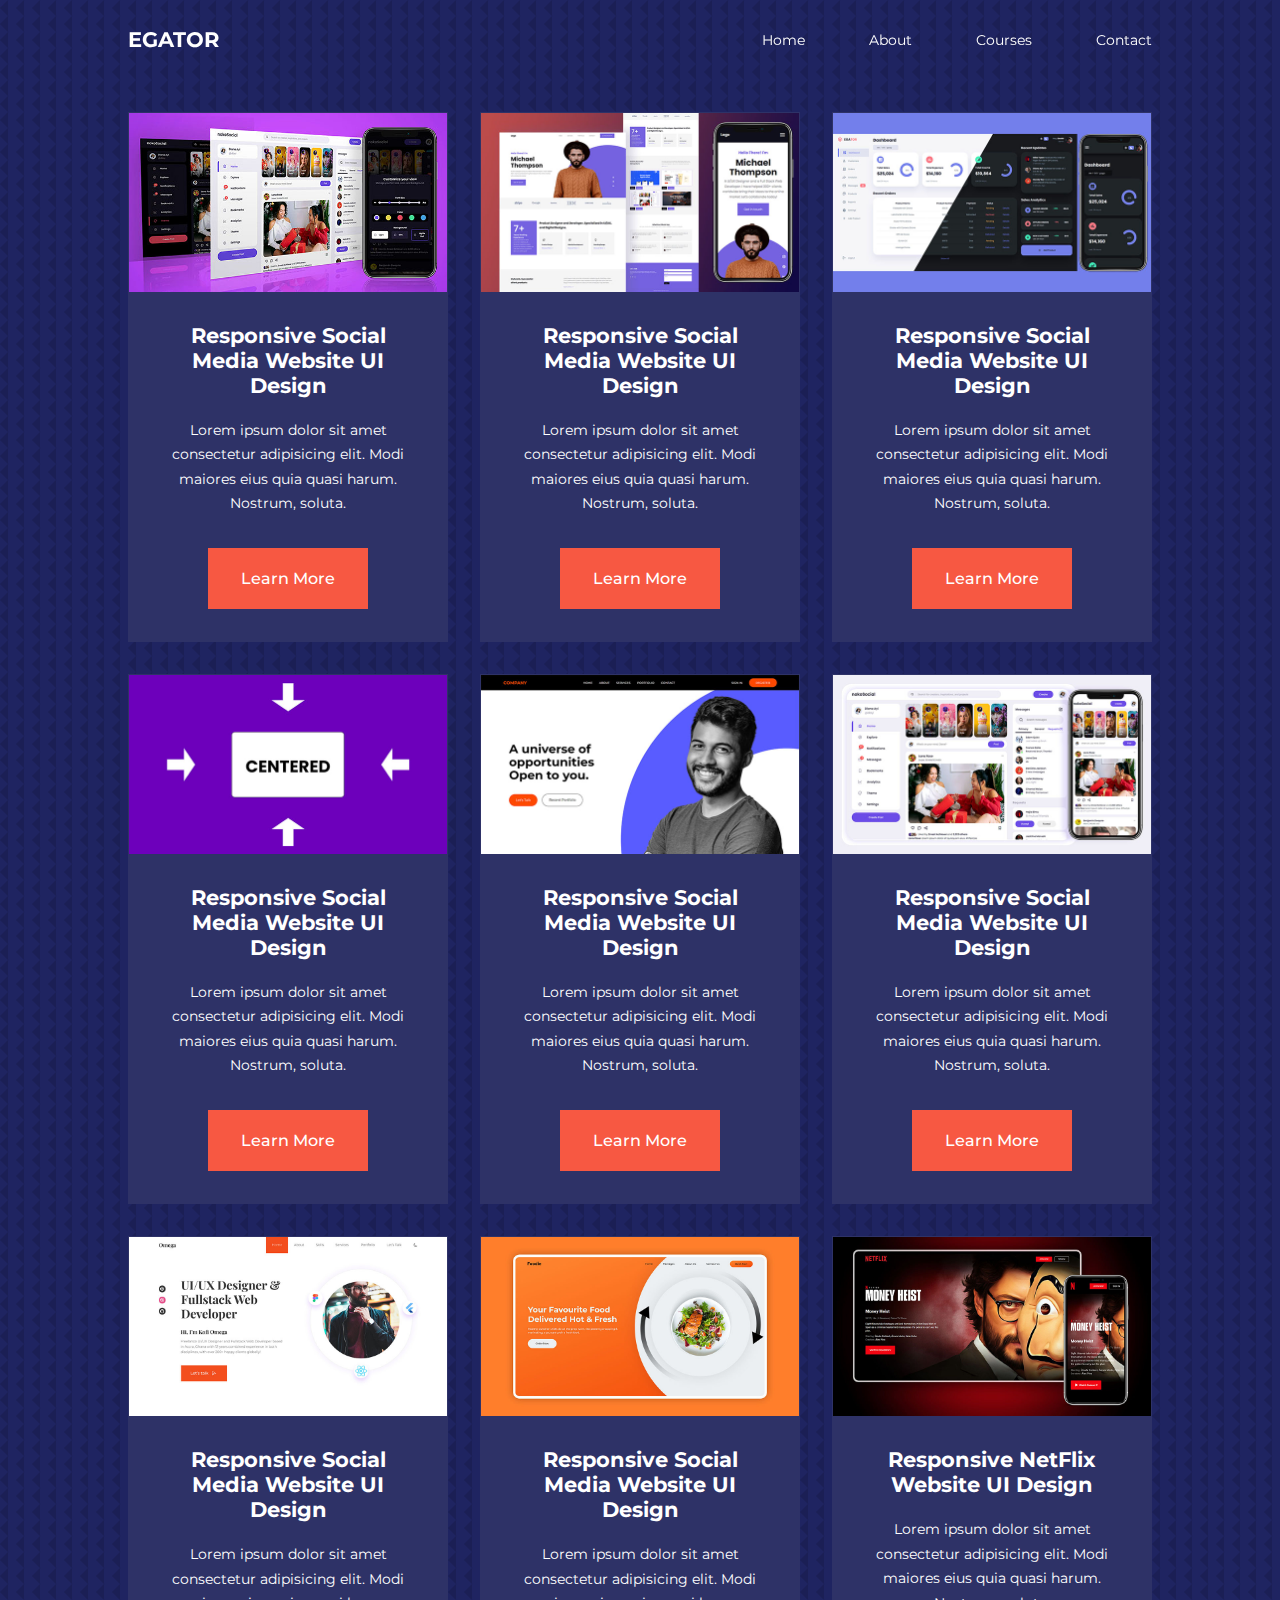
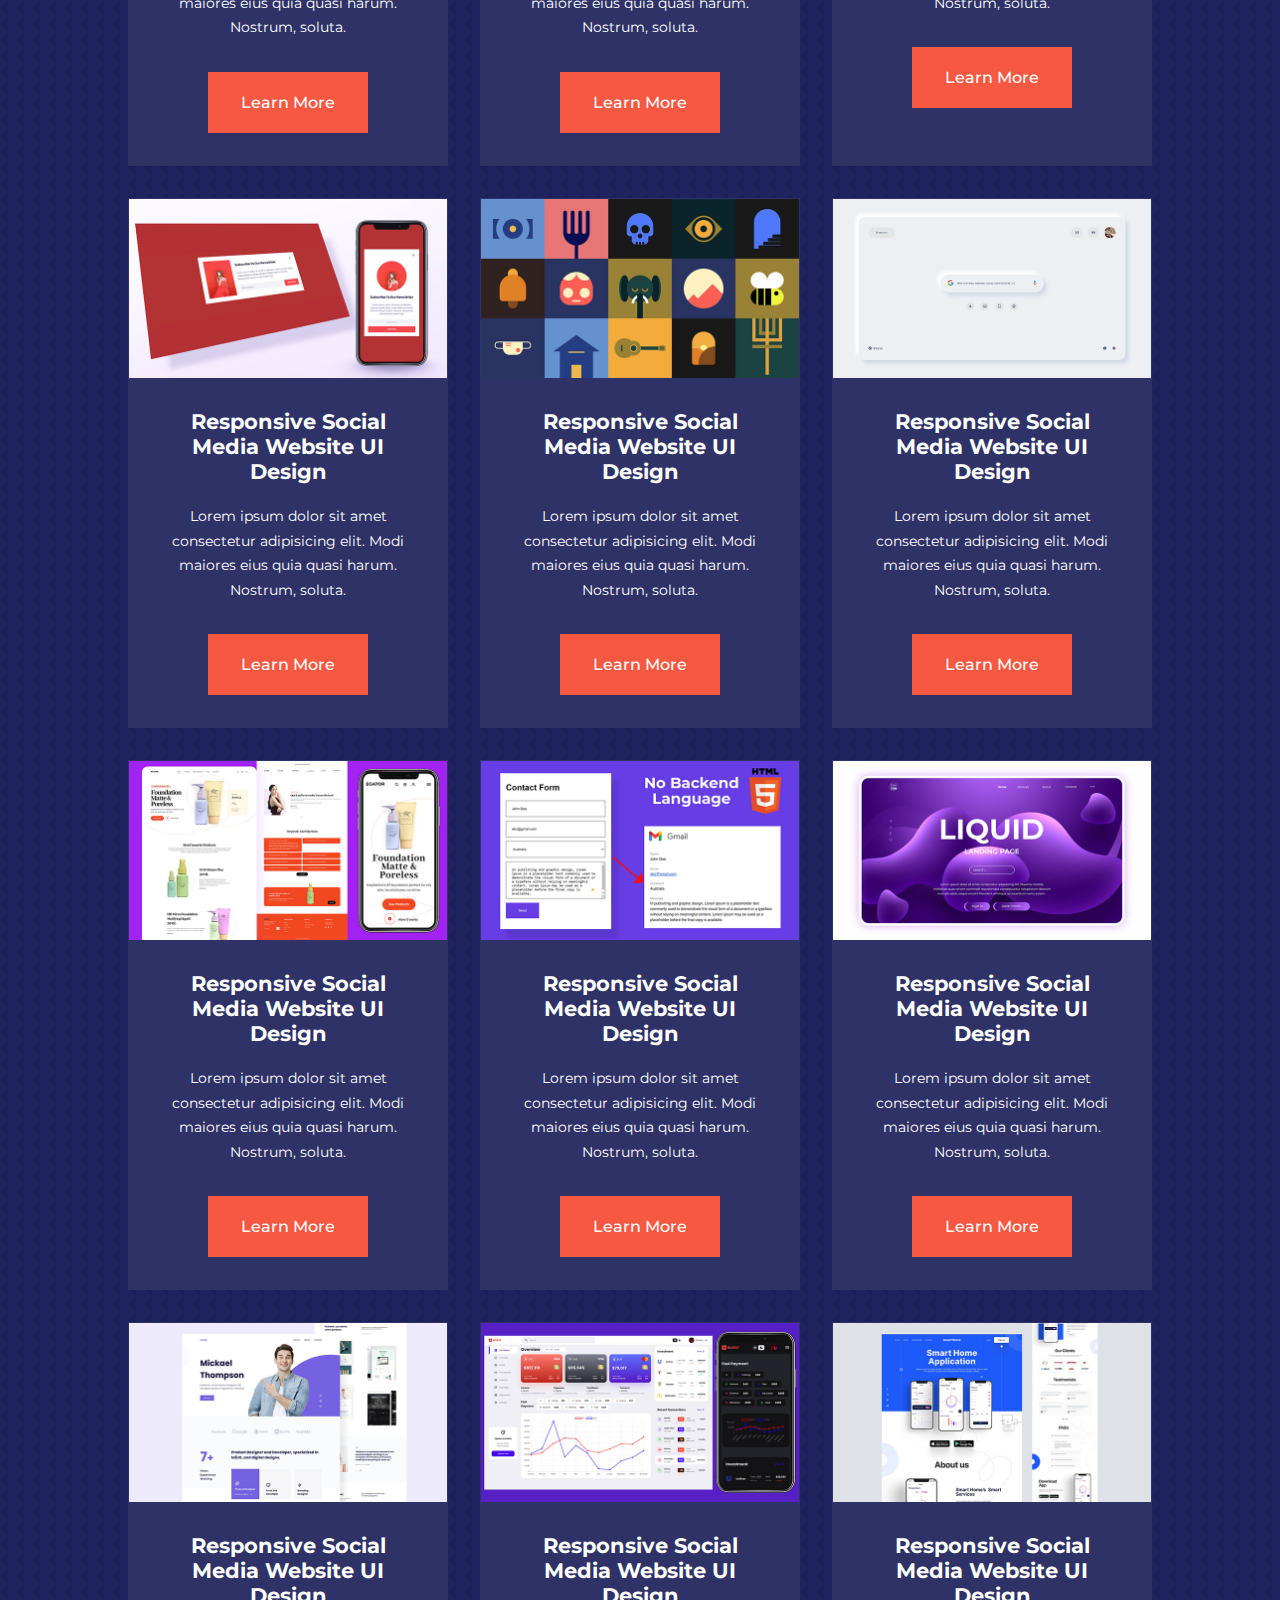
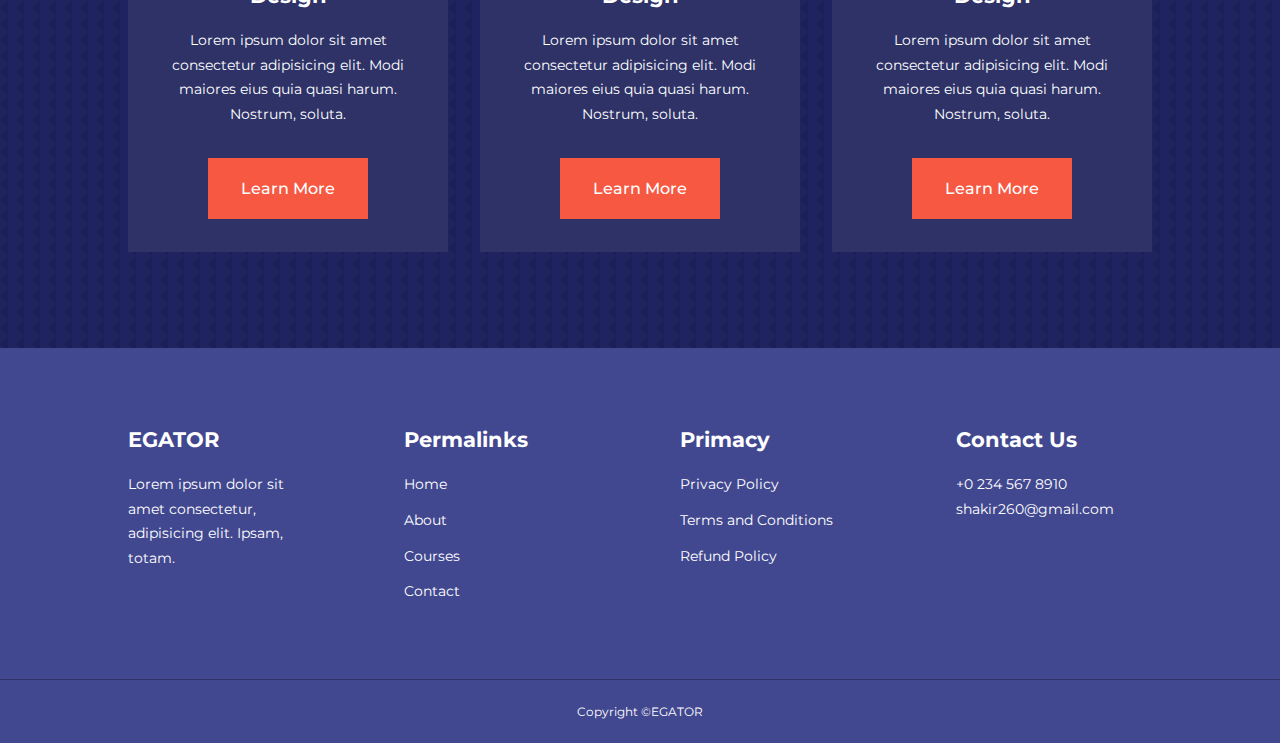
<file: education/courses.html>
<!DOCTYPE html>
<html lang="en">
  <head>
    <meta charset="UTF-8" />
    <meta http-equiv="X-UA-Compatible" content="IE=edge" />
    <meta name="viewport" content="width=device-width, initial-scale=1.0" />
    <title>Education Website</title>

    <link rel="stylesheet" href="./css/style.css" />
    
    <!--iconscout-->
    <link
      rel="stylesheet"
      href="https://unicons.iconscout.com/release/v2.1.6/css/unicons.css"
    />

    <!--google font montserrat-->
    <link rel="preconnect" href="https://fonts.googleapis.com" />
    <link rel="preconnect" href="https://fonts.gstatic.com" crossorigin />
    <link
      href="https://fonts.googleapis.com/css2?family=Montserrat:wght@300;400;500;600;700;800;900&display=swap"
      rel="stylesheet"
    />

    <style>
      body{
        background-image: url("./images/bg-texture.png");
      }
        .courses{
            margin-top: 1rem;
        }
    </style>

  </head>
  <body>
    <nav>
      <div class="container nav_container">
        <a href="index.html"><h4>EGATOR</h4></a>
        <ul class="nav_menu">
          <li><a href="index.html">Home</a></li>
          <li><a href="about.html">About</a></li>
          <li><a href="courses.html">Courses</a></li>
          <li><a href="contact.html">Contact</a></li>
        </ul>
        <button id="open-menu-btn"><i class="uil uil-bars"></i></button>
        <button id="close-menu-btn"><i class="uil uil-multiply"></i></button>
      </div>
    </nav>



    <section class="courses">

        <div class="container courses_container">
          <article class="course">
            <div class="course_image">
              <img src="./images/course1.jpg" />
            </div>
            <div class="course_info">
              <h4>Responsive Social Media Website UI Design</h4>
              <p>
                Lorem ipsum dolor sit amet consectetur adipisicing elit. Modi
                maiores eius quia quasi harum. Nostrum, soluta.
              </p>
              <a href="courses.html" class="btn btn-primary">Learn More</a>
            </div>
          </article>
  
          <article class="course">
            <div class="course_image">
              <img src="./images/course2.jpg" />
            </div>
            <div class="course_info">
              <h4>Responsive Social Media Website UI Design</h4>
              <p>
                Lorem ipsum dolor sit amet consectetur adipisicing elit. Modi
                maiores eius quia quasi harum. Nostrum, soluta.
              </p>
              <a href="courses.html" class="btn btn-primary">Learn More</a>
            </div>
          </article>
  
          <article class="course">
            <div class="course_image">
              <img src="./images/course3.jpg" />
            </div>
            <div class="course_info">
              <h4>Responsive Social Media Website UI Design</h4>
              <p>
                Lorem ipsum dolor sit amet consectetur adipisicing elit. Modi
                maiores eius quia quasi harum. Nostrum, soluta.
              </p>
              <a href="courses.html" class="btn btn-primary">Learn More</a>
            </div>
          </article>

          <article class="course">
            <div class="course_image">
              <img src="./images/course4.jpg" />
            </div>
            <div class="course_info">
              <h4>Responsive Social Media Website UI Design</h4>
              <p>
                Lorem ipsum dolor sit amet consectetur adipisicing elit. Modi
                maiores eius quia quasi harum. Nostrum, soluta.
              </p>
              <a href="courses.html" class="btn btn-primary">Learn More</a>
            </div>
          </article>

          <article class="course">
            <div class="course_image">
              <img src="./images/course5.jpg" />
            </div>
            <div class="course_info">
              <h4>Responsive Social Media Website UI Design</h4>
              <p>
                Lorem ipsum dolor sit amet consectetur adipisicing elit. Modi
                maiores eius quia quasi harum. Nostrum, soluta.
              </p>
              <a href="courses.html" class="btn btn-primary">Learn More</a>
            </div>
          </article>

          <article class="course">
            <div class="course_image">
              <img src="./images/course6.jpg" />
            </div>
            <div class="course_info">
              <h4>Responsive Social Media Website UI Design</h4>
              <p>
                Lorem ipsum dolor sit amet consectetur adipisicing elit. Modi
                maiores eius quia quasi harum. Nostrum, soluta.
              </p>
              <a href="courses.html" class="btn btn-primary">Learn More</a>
            </div>
          </article>

          <article class="course">
            <div class="course_image">
              <img src="./images/course7.jpg" />
            </div>
            <div class="course_info">
              <h4>Responsive Social Media Website UI Design</h4>
              <p>
                Lorem ipsum dolor sit amet consectetur adipisicing elit. Modi
                maiores eius quia quasi harum. Nostrum, soluta.
              </p>
              <a href="courses.html" class="btn btn-primary">Learn More</a>
            </div>
          </article>

          <article class="course">
            <div class="course_image">
              <img src="./images/course8.jpg" />
            </div>
            <div class="course_info">
              <h4>Responsive Social Media Website UI Design</h4>
              <p>
                Lorem ipsum dolor sit amet consectetur adipisicing elit. Modi
                maiores eius quia quasi harum. Nostrum, soluta.
              </p>
              <a href="courses.html" class="btn btn-primary">Learn More</a>
            </div>
          </article>

          <article class="course">
            <div class="course_image">
              <img src="./images/course9.jpg" />
            </div>
            <div class="course_info">
              <h4>Responsive NetFlix Website UI Design</h4>
              <p>
                Lorem ipsum dolor sit amet consectetur adipisicing elit. Modi
                maiores eius quia quasi harum. Nostrum, soluta.
              </p>
              <a href="courses.html" class="btn btn-primary">Learn More</a>
            </div>
          </article>

          <article class="course">
            <div class="course_image">
              <img src="./images/course10.jpg" />
            </div>
            <div class="course_info">
              <h4>Responsive Social Media Website UI Design</h4>
              <p>
                Lorem ipsum dolor sit amet consectetur adipisicing elit. Modi
                maiores eius quia quasi harum. Nostrum, soluta.
              </p>
              <a href="courses.html" class="btn btn-primary">Learn More</a>
            </div>
          </article>

          <article class="course">
            <div class="course_image">
              <img src="./images/course11.jpg" />
            </div>
            <div class="course_info">
              <h4>Responsive Social Media Website UI Design</h4>
              <p>
                Lorem ipsum dolor sit amet consectetur adipisicing elit. Modi
                maiores eius quia quasi harum. Nostrum, soluta.
              </p>
              <a href="courses.html" class="btn btn-primary">Learn More</a>
            </div>
          </article>

          <article class="course">
            <div class="course_image">
              <img src="./images/course12.jpg" />
            </div>
            <div class="course_info">
              <h4>Responsive Social Media Website UI Design</h4>
              <p>
                Lorem ipsum dolor sit amet consectetur adipisicing elit. Modi
                maiores eius quia quasi harum. Nostrum, soluta.
              </p>
              <a href="courses.html" class="btn btn-primary">Learn More</a>
            </div>
          </article>
          <article class="course">
            <div class="course_image">
              <img src="./images/course13.jpg" />
            </div>
            <div class="course_info">
              <h4>Responsive Social Media Website UI Design</h4>
              <p>
                Lorem ipsum dolor sit amet consectetur adipisicing elit. Modi
                maiores eius quia quasi harum. Nostrum, soluta.
              </p>
              <a href="courses.html" class="btn btn-primary">Learn More</a>
            </div>
          </article>

          <article class="course">
            <div class="course_image">
              <img src="./images/course14.jpg" />
            </div>
            <div class="course_info">
              <h4>Responsive Social Media Website UI Design</h4>
              <p>
                Lorem ipsum dolor sit amet consectetur adipisicing elit. Modi
                maiores eius quia quasi harum. Nostrum, soluta.
              </p>
              <a href="courses.html" class="btn btn-primary">Learn More</a>
            </div>
          </article>

          <article class="course">
            <div class="course_image">
              <img src="./images/course15.jpg" />
            </div>
            <div class="course_info">
              <h4>Responsive Social Media Website UI Design</h4>
              <p>
                Lorem ipsum dolor sit amet consectetur adipisicing elit. Modi
                maiores eius quia quasi harum. Nostrum, soluta.
              </p>
              <a href="courses.html" class="btn btn-primary">Learn More</a>
            </div>
          </article>

          <article class="course">
            <div class="course_image">
              <img src="./images/course16.jpg" />
            </div>
            <div class="course_info">
              <h4>Responsive Social Media Website UI Design</h4>
              <p>
                Lorem ipsum dolor sit amet consectetur adipisicing elit. Modi
                maiores eius quia quasi harum. Nostrum, soluta.
              </p>
              <a href="courses.html" class="btn btn-primary">Learn More</a>
            </div>
          </article>

          <article class="course">
            <div class="course_image">
              <img src="./images/course17.jpg" />
            </div>
            <div class="course_info">
              <h4>Responsive Social Media Website UI Design</h4>
              <p>
                Lorem ipsum dolor sit amet consectetur adipisicing elit. Modi
                maiores eius quia quasi harum. Nostrum, soluta.
              </p>
              <a href="courses.html" class="btn btn-primary">Learn More</a>
            </div>
          </article>

          <article class="course">
            <div class="course_image">
              <img src="./images/course18.jpg" />
            </div>
            <div class="course_info">
              <h4>Responsive Social Media Website UI Design</h4>
              <p>
                Lorem ipsum dolor sit amet consectetur adipisicing elit. Modi
                maiores eius quia quasi harum. Nostrum, soluta.
              </p>
              <a href="courses.html" class="btn btn-primary">Learn More</a>
            </div>
          </article>
        </div>
      </section>








<footer>
    <div class="container footer_container">
      <div class="footer_1">
        <a href="index.html" class="footer_logo"><h4>EGATOR</h4></a>
        <p>
          Lorem ipsum dolor sit amet consectetur, adipisicing elit. Ipsam,
          totam.
        </p>
      </div>

      <div class="footer_2">
        <h4>Permalinks</h4>
        <ul class="permalinks">
          <li><a href="index.html">Home</a></li>
          <li><a href="about.html">About</a></li>
          <li><a href="courses.html">Courses</a></li>
          <li><a href="contact.html">Contact</a></li>
        </ul>
      </div>

      <div class="footer_3">
        <h4>Primacy</h4>
        <ul class="primacy">
          <li><a href="#">Privacy Policy</a></li>
          <li><a href="#">Terms and Conditions</a></li>
          <li><a href="#">Refund Policy</a></li>
        </ul>
      </div>

      <div class="footer_4">
        <h4>Contact Us</h4>
        <div>
          <p>+0 234 567 8910</p>
          <p>shakir260@gmail.com</p>
        </div>

        <ul class="footer_socials">
          <li>
            <a href="#"><i class="uil uil-facebook-f"></i></a>
          </li>
          <li>
            <a href="#"><i class="uil uil-instagram-alt"></i></a>
          </li>
          <li>
            <a href="#"><i class="uil uil-twitter"></i></a>
          </li>
          <li>
            <a href="#"><i class="uil uil-linkedin-alt"></i></a>
          </li>
        </ul>
      </div>
    </div>

    <div class="footer_copyright">
      <small> Copyright &copy;EGATOR </small>
    </div>
  </footer>

  <script src="./main.js"></script>

</body>
</html>
</file>
<file: education/css/style.css>
* {
  margin: 0;
  padding: 0;
  border: 0;
  outline: 0;
  text-decoration: none;
  list-style: none;
  box-sizing: border-box;
}

:root {
  --colour-primary: #6c63ff;
  --colour-success: #00bf8e;
  --colour-warning: #f7c94b;
  --colour-danger: #f75842;
  --colour-danger-variant: rgba(247, 88, 66, 0.4);
  --colour-white: #fff;
  --colour-light: rgba(255, 255, 255, 0.7);
  --colour-black: #000;
  --colour-bg: #1f2461;
  --colour-bg1: #2e3267;
  --colour-bg2: #424890;

  --container-width-lg: 80%;
  --container-width-md: 90%;
  --container-width-sm: 94%;

  --transition: all 400ms ease;
}

body {
  font-family: "Montserrat", sans-serif;
  line-height: 1.7;
  color: var(--colour-white);
  background: var(--colour-bg);
}

.container {
  width: var(--container-width-lg);
  margin: 0 auto;
}

section {
  padding: 6rem 0;
}

section h2 {
  text-align: center;
  margin-bottom: 4rem;
}

h1,
h2,
h3,
h4,
h5 {
  line-height: 1.2;
}

h1 {
  font-size: 2.4rem;
}

h2 {
  font-size: 2rem;
}

h3 {
  font-size: 1.6rem;
}

h4 {
  font-size: 1.3rem;
}

a {
  color: var(--colour-white);
}

img {
  width: 100%;
  display: block;
  object-fit: cover;
}

.btn {
  display: inline-block;
  background: var(--color-white);
  color: var(--colour-black);
  padding: 1rem 2rem;
  border: 1px solid transparent;
  font-weight: 500;
  transition: var(--transition);
}

.btn:hover {
  background: transparent;
  color: var(--color-white);
  border-color: var(--color-white);
}

.btn-primary {
  background: var(--colour-danger);
  color: var(--color-white);
}

nav {
  background: transparent;
  width: 100vw;
  height: 5rem;
  position: fixed;
  top: 0;
  z-index: 11;
}

.window-scroll {
  background: var(--colour-primary);
  box-shadow: 0 1rem 2rem rgba(0, 0, 0, 0.2);
}

.nav_container {
  height: 100%;
  display: flex;
  justify-content: space-between;
  align-items: center;
}

nav button {
  display: none;
}

.nav_menu {
  display: flex;
  align-items: center;
  gap: 4rem;
}

.nav_menu a {
  font-size: 0.9rem;
  transition: var(--transition);
}

.nav_menu a:hover {
  color: var(--colour-bg2);
}

header {
  position: relative;
  top: 5rem;
  overflow: hidden;
  height: 70vh;
  margin-bottom: 5rem;
}

.header_container {
  display: grid;
  grid-template-columns: 1fr 1fr;
  align-items: center;
  gap: 5rem;
  height: 100%;
}

.header_left p {
  margin: 1rem 0 2.4rem;
}

.categories {
  background: var(--colour-bg1);
  height: 29rem;
}

.categories h1 {
  line-height: 1;
  margin-bottom: 3rem;
}

.categories_container {
  display: grid;
  grid-template-columns: 40% 60%;
}

.categories_left {
  margin-right: 3rem;
}

.categories_left p {
  margin: 1rem 0 3rem;
}

.categories_right {
  display: grid;
  grid-template-columns: repeat(3, 1fr);
  gap: 1.2rem;
}

.category {
  background: var(--colour-bg2);
  padding: 2rem;
  border-radius: 2rem;
  transition: var(--transition);
}

.category:nth-child(2) .category_icon {
  background: var(--colour-danger);
}

.category:nth-child(3) .category_icon {
  background: var(--colour-success);
}

.category:nth-child(4) .category_icon {
  background: var(--colour-warning);
}

.category:nth-child(5) .category_icon {
  background: var(--colour-success);
}

.category:hover {
  box-shadow: 0 3rem 3rem rgba(0, 0, 0, 0.3);
  z-index: 1;
}

.category_icon {
  background: var(--colour-primary);
  padding: 0.7rem;
  border-radius: 0.9rem;
}

.category h5 {
  margin: 2rem 0 1rem;
}

.category p {
  font-size: o.85rem;
}

.courses {
  margin-top: 10rem;
}

.courses_container {
  display: grid;
  grid-template-columns: repeat(3, 1fr);
  gap: 2rem;
}

.course {
  background: var(--colour-bg1);
  text-align: center;
  border: 1px solid transparent;
  transition: var(--transition);
}

.course:hover {
  background: transparent;
  border-color: var(--colour-primary);
}

.course_info {
  padding: 2rem;
}

.course_info p {
  margin: 1.2rem 0 2rem;
  font-size: 0.9rem;
}

.faqs {
  background: var(--colour-bg1);
  box-shadow: inset 0 0 3rem rgba(0, 0, 0, 0.5);
}

.faqs_container {
  display: grid;
  grid-template-columns: 1fr 1fr;
  gap: 1rem;
}

.faq {
  padding: 2rem;
  display: flex;
  align-items: center;
  gap: 1.4rem;
  height: fit-content;
  background: var(--colour-primary);
  cursor: pointer;
}

.faq h4 {
  font-size: 1rem;
  line-height: 2.2;
}

.faq_icon {
  align-self: flex-start;
  font-size: 1.2rem;
}

.faq p {
  margin-top: 0.8rem;
  display: none;
}

.faq.open p {
  display: block;
}

.testimonials_container {
  overflow-x: hidden;
  position: relative;
  margin-bottom: 5rem;
}

.testimonial {
  padding-top: 2rem;
}

.avatar {
  width: 6rem;
  height: 6rem;
  border-radius: 50%;
  overflow: hidden;
  margin: 0 auto 1rem;
  border: 1rem solid var(--colour-bg1);
}

.testimonial_info {
  text-align: center;
}

.testimonial_body {
  background: var(--colour-primary);
  padding: 2rem;
  margin-top: 3rem;
  position: relative;
}

.testimonial_body::before {
  content: "";
  display: block;
  width: 3rem;
  height: 3rem;
  background: var(--colour-primary);
  position: absolute;
  left: 50%;
  top: -1.5rem;
  transform: rotate(45deg);
}

footer {
  background: var(--colour-bg2);
  padding-top: 5rem;
  font-size: 0.9rem;
}

.footer_container {
  display: grid;
  grid-template-columns: repeat(4, 1fr);
  gap: 5rem;
}

.footer_container > div h4 {
  margin-bottom: 1.2rem;
}

.footer_1 p {
  margin: 0 0 2rem;
}

footer ul li {
  margin-bottom: 0.7rem;
}

footer ul li a:hover {
  text-decoration: underline;
}

.footer_socials {
  display: flex;
  gap: 1rem;
  font-size: 1.2rem;
  margin-top: 2rem;
}

.footer_copyright {
  text-align: center;
  margin-top: 4rem;
  padding: 1.2rem 0;
  border-top: 1px solid var(--colour-bg1);
}

/*========Media Queries (Tablet)========*/

@media screen and (max-width: 1024px) {
  .container {
    width: var(--container-width-md);
  }

  h1 {
    font-size: 2.2rem;
  }

  h2 {
    font-size: 1.7rem;
  }

  h3 {
    font: size 1.4rem;
  }

  h4 {
    font-size: 1.2rem;
  }

  /*========Navbar========*/

  nav button {
    display: inline-block;
    background: transparent;
    font-size: 1.8rem;
    color: var(--color-white);
    cursor: pointer;
  }

  nav button#close-menu-btn {
    display: none;
  }

  .nav_menu {
    position: fixed;
    top: 5rem;
    right: 5%;
    height: fit-content;
    width: 18rem;
    flex-direction: column;
    gap: 0;
    display: none;
  }

  .nav_menu li {
    width: 100%;
    height: 5.8rem;
    animation: animateNavItems 400ms linear forwards;
    transform-origin: top right;
    opacity: 0;
  }

  .nav_menu li:nth-child(2){
    animation-delay: 200ms;
  }
  .nav_menu li:nth-child(3){
    animation-delay: 400ms;
  }
  .nav_menu li:nth-child(4){
    animation-delay: 600ms;
  }

  @keyframes animateNavItems {
    0% {
      transform: rotateZ(-90deg) rotateX(90deg) scale(0.1);
    }
    100% {
      transform: rotateZ(0) rotateX(0) scale(1);
      opacity: 1;
    }
  }

  .nav_menu li a {
    background: var(--colour-primary);
    box-shadow: -4rem 6rem 10rem rgba(0, 0, 0, 0.6);
    width: 100%;
    height: 100%;
    display: grid;
    place-items: center;
  }

  .nav_menu li a:hover {
    background: var(--colour-bg2);
    color: var(--color-white);
  }
  
  /*========header========*/

  header{
    height: 52rem;
    margin-bottom: 4rem;
  }

  .header_container{
    gap: 0;
    padding-bottom: 3rem;
  }

   /*========categories========*/
  
  .categories{
    height:auto;
  }
  .categories_container{
    grid-template-columns: 1fr;
    gap: 3rem;
  }
  .categories_left{
    margin-right: 0;
  }

   /*========populor course ========*/
  
  .courses{
    margin-top: 0;
  }
  .courses_container{
    grid-template-columns: 1fr 1fr;
  }

     /*========frequently asked question ========*/
  
  .faqs_container{
    grid-template-columns: 1fr;
  }

  .faq{
    padding: 1.5rem;
  }

   /*========footer ========*/
  
  .footer_container{
    grid-template-columns: 1fr 1fr;
  }


}

/*========media queries (phone) ========*/

@media screen and (max-width:600px){
.container{
  width: var(--container-width-sm);
}
   /*========navbar========*/

.nav_menu{
  right: 3%;
}
   /*========header========*/

header{
 height: 100vh;
}
.header_container{
  grid-template-columns: 1fr;
  align-items: center;
  margin-top:0;
}
.header_left p{
  margin-bottom: 1.3rem
}

 /*========categories========*/

.categories_right{
  grid-template-columns: 1fr 1fr;
  gap: 0.7rem;
}
.category{
  padding: 1rem;
  border-radius: 1rem;
}
.category_icon{
  margin-top: 4px;
  display: inline-block;
}

/*========populor course========*/

.courses_container{
  grid-template-columns: 1fr;
}

/*========testimonials========*/

.testimonial_body{
  padding: 1.2rem;
}

/*========footer========*/

.footer_container{
  grid-template-columns: 1fr;
  text-align: center;
  gap: 2rem;
}

.footer_1 p{
  margin: 1rem auto;
}

.footer_socials{
  justify-content: center;
}
}
</file>
<file: education/css/about.css>
/*=========achievements=========*/
.about_achievements {
  margin-top: 3rem;
}

.about_achievements-container {
  display: grid;
  grid-template-columns: 40% 60%;
  gap: 5rem;
}

.about_achievements-right > p {
  margin: 1.6rem 0 2.5rem;
}

.achievements_cards {
  display: grid;
  grid-template-columns: repeat(3, 1fr);
  gap: 1.5rem;
}

.achievement_card {
  background: var(--colour-bg1);
  padding: 1.6rem;
  border-radius: 1rem;
  text-align: center;
  transition: var(--transition);
}

.achievement_card:hover {
  background: var(--colour-bg2);
  box-shadow: 0 3rem 3rem rgba(0, 0, 0, 0.3);
}

.achievement_icon {
  background: var(--colour-danger);
  padding: 0.6rem;
  border-radius: 1rem;
  display: inline-block;
  margin-bottom: 2rem;
  font-size: 2rem;
}

.achievement_card:nth-child(2) .achievement_icon {
  background: var(--colour-success);
}

.achievement_card:nth-child(3) .achievement_icon {
  background: var(--colour-primary);
}

.achievement_card p {
  margin-top: 1rem;
}

/*=========Teams=========*/

.team {
  background: var(--colour-bg1);
  box-shadow: inset 0 0 3rem rgba(0, 0, 0, 0.5);
}

.team_container {
  display: grid;
  grid-template-columns: repeat(4, 1fr);
  gap: 2rem;
}

.team_member {
  background: var(--colour-bg2);
  padding: 2rem;
  border: 1px solid transparent;
  transition: var(--transition);
  position: relative;
  overflow: hidden;
}

.team_member:hover {
  background: transparent;
  border-color: var(--colour-primary);
}

.team_member-image img {
  filter: saturate(0);
}

.team_member:hover img {
  filter: saturate(1);
}

.team_member-info * {
  text-align: center;
  margin-top: 1.4rem;
}

.team_member-info p {
  color: var(--colour-light);
}

.team_member-socials {
  position: absolute;
  top: 50%;
  transform: translateY(-50%);
  right: -100%;
  display: flex;
  flex-direction: column;
  background: var(--colour-primary);
  border-radius: 1rem 0 0 1rem;
  box-shadow: -2rem 0 2re rgba(0, 0, 0, 0.3);
  transition: var(--transition);
}

.team_member:hover .team_member-socials {
  right: 0;
}

.team_member-socials a {
  padding: 1rem;
}

/*=======Media Queries (Tablest)*/

@media screen and (max-width: 1024px) {
  .about_achievements {
    margin-top: 2rem;
  }
  .about_achievements-container {
    grid-template-columns: 1fr;
    gap: 4rem;
  }
  .about_achievements-left {
    width: 80%;
    margin: 0 auto;
  }

  .team_container {
    grid-template-columns: repeat(3, 1fr);
    gap: 1.5rem;
  }

  .team_member {
    padding: 1rem;
  }
}

/*=======Media Queries (Phones)*/

@media screen and (max-width: 600px) {
  .achievement_cards {
    grid-template-columns: 1fr 1fr;
    gap: 0.7rem;
  }
  .team_container {
    grid-template-columns: 1fr 1fr;
    gap: 0.7rem;
  }
  .team_member {
    padding: 0;
  }
  .team_member p {
    margin-bottom: 1.5rem;
  }
}
</file>
<file: education/css/contact.css>
.contact_container{
    background: var(--colour-bg1);
    padding: 4rem;
    display: grid;
    grid-template-columns: 40% 60%;
    gap: 4rem;
    height: 30rem;
    margin: 7rem auto;
    border-radius: 1rem;
}

/*==========aside========*/

.contact_aside{
    background: var(--colour-primary);
    padding: 3rem;
    border-radius: 1rem;
    position: relative;
    bottom: 10rem;
}

.aside_image{
    width: 12rem;
    margin-bottom: 2rem;
}

.contact_aside h2{
    text-align: left;
    margin-bottom: 1rem;
}

.contact_aside p{
    font-size: 0.9rem;
    margin-bottom: 2rem;
}

.contact_details li{
     display:flex;
     gap: 1rem;
     align-items: center;
     margin-bottom: 1rem;
}

.contact_socials{
    display: flex;
    gap: 0.8rem;
    margin-top: 3rem;
}

.contact_socials a{
    background: var(--colour-bg2);
    padding:0.5rem;
    border-radius: 50%;
    font-size: 0.9rem;
    transition: var(--transition);
}

.contact_socials a:hover{
    background: transparent;
}

/*=========form=========*/

.contact_form{
    display: flex;
    flex-direction: column;
    gap: 1.2rem;
    margin-right: 4rem;
}

.form_name{
    display: flex;
    gap: 1.2rem;
}

.contact_form input[type="text"]{
    width: 50%;
}

input, textarea{
     width: 100%;
     padding: 1rem;
     background: var(--colour-bg);
     color: var(--colour-white);
}

.contact_form .btn{
    width: max-content;
    cursor: pointer;
    margin-top: 1rem;
}

/*==========medua queries (tablets)===========*/

@media screen  and (max-width:1024px){
    .contact{
        padding-bottom: 0;
    }

    .contact_container{
        gap: 1.5rem;
        margin-top: 3rem;
        height: auto;
        padding: 1.5rem;
    }
    .contact_aside{
        width: auto;
        padding: 1.5rem;
        bottom: 0;
    }
    .contact_form{
        align-self: center;
        margin-right: 1.5rem;
    }
}

/*==========medua queries (phone)===========*/

@media screen  and (max-width:600px){
    .contact_container{
        grid-template-columns: 1fr;
        gap: 3rem;
        margin-top: 0;
        padding: 0;
    }
    .contact_form{
        margin: 0 1.5rem 3rem;
    }
    .form_name{
        flex-direction: column;
    }
    .form_name input[type="text"]{
        width: 100%;
    }

}
</file>
